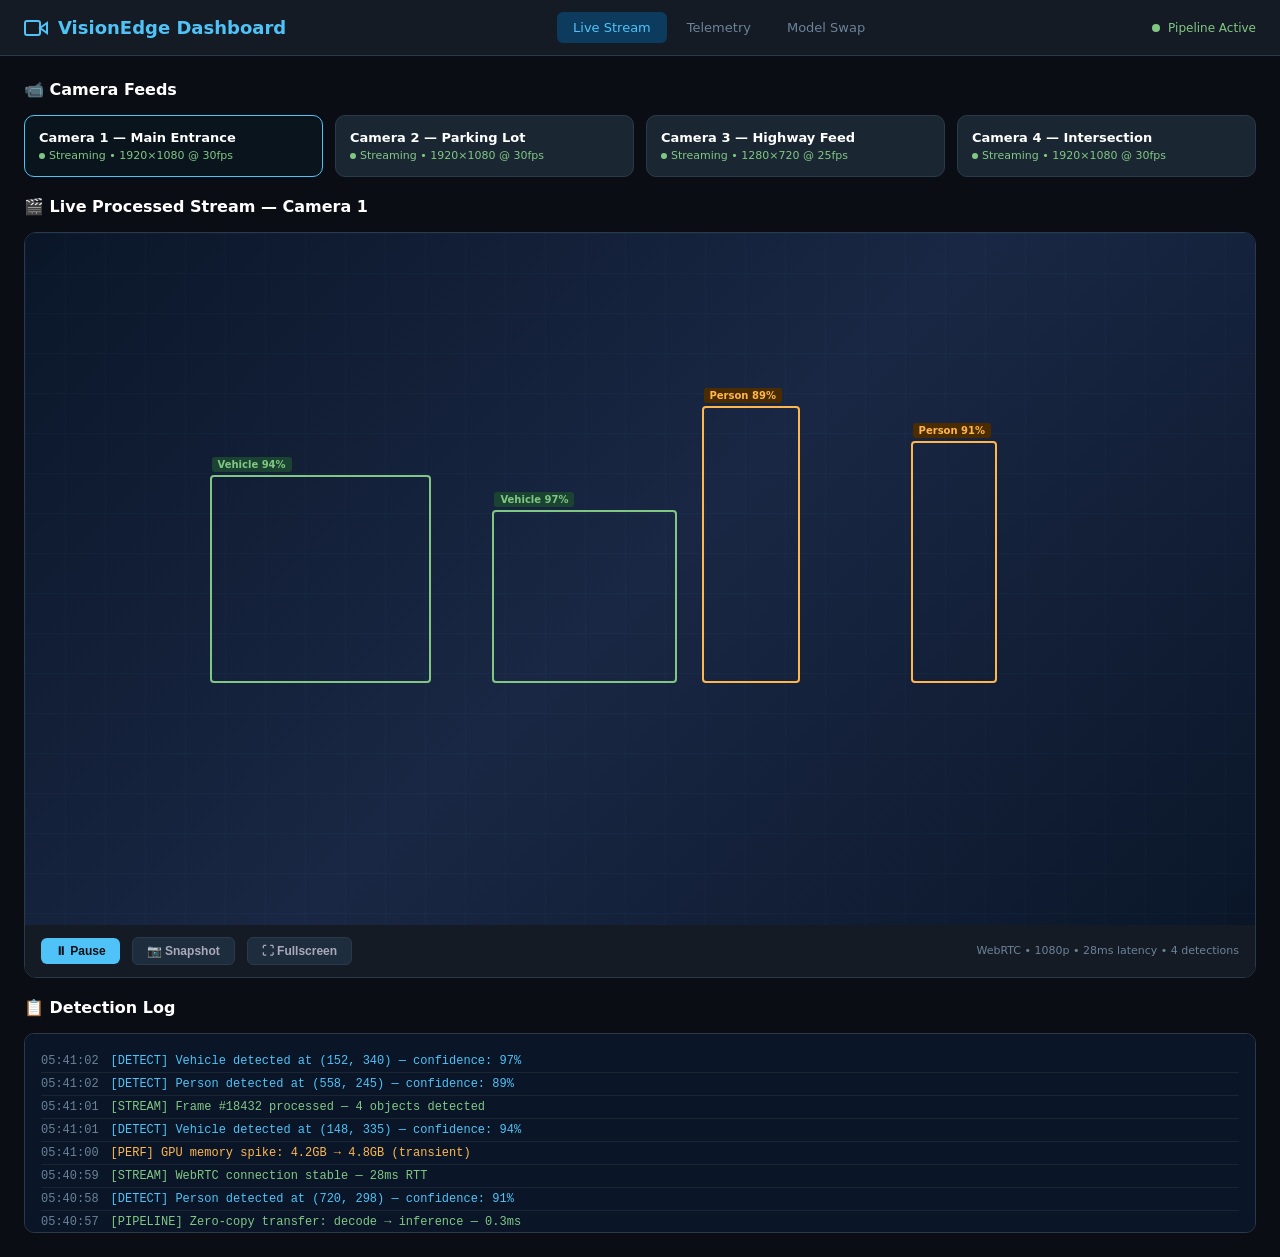
<file: dashboard/index.html>
<!DOCTYPE html>
<html>
<head>
<meta charset="UTF-8">
<style>
* { margin: 0; padding: 0; box-sizing: border-box; }
body { background: #0a0e14; font-family: system-ui, -apple-system, sans-serif; color: #e0e0e0; }

/* Navigation */
.nav { background: #141b24; border-bottom: 1px solid #2a3a4a; padding: 12px 24px; display: flex; align-items: center; justify-content: space-between; }
.nav-brand { font-size: 18px; font-weight: 700; color: #4fc3f7; display: flex; align-items: center; gap: 10px; }
.nav-brand svg { width: 24px; height: 24px; }
.nav-tabs { display: flex; gap: 4px; }

/* CSS-only tab navigation */
input[name="tab"] { display: none; }
.tab-label { padding: 8px 16px; border-radius: 6px; font-size: 13px; font-weight: 500; color: #6b8299; cursor: pointer; transition: all 0.2s; }
.tab-label:hover { color: #fff; background: #1e2d3d; }
#tab-stream:checked ~ .main .page-stream,
#tab-telemetry:checked ~ .main .page-telemetry,
#tab-models:checked ~ .main .page-models { display: block; }
#tab-stream:checked ~ .nav .tab-label[for="tab-stream"],
#tab-telemetry:checked ~ .nav .tab-label[for="tab-telemetry"],
#tab-models:checked ~ .nav .tab-label[for="tab-models"] { color: #4fc3f7; background: #0d3b5e; }
.page { display: none; padding: 24px; }

/* Status indicator */
.status { display: flex; align-items: center; gap: 8px; font-size: 12px; color: #81c784; }
.status-dot { width: 8px; height: 8px; border-radius: 50%; background: #81c784; }

/* Video Player */
.video-container { background: #000; border-radius: 12px; overflow: hidden; position: relative; margin-bottom: 20px; border: 1px solid #2a3a4a; }
.video-screen { width: 100%; aspect-ratio: 16/9; background: linear-gradient(135deg, #0a1628 0%, #1a2744 50%, #0a1628 100%); display: flex; align-items: center; justify-content: center; position: relative; overflow: hidden; }
.video-overlay { position: absolute; top: 0; left: 0; right: 0; bottom: 0; }
.video-grid { position: absolute; top: 0; left: 0; right: 0; bottom: 0; background-image: 
  linear-gradient(rgba(79,195,247,0.03) 1px, transparent 1px),
  linear-gradient(90deg, rgba(79,195,247,0.03) 1px, transparent 1px);
  background-size: 40px 40px; }
.detection-box { position: absolute; border: 2px solid #4fc3f7; border-radius: 4px; }
.detection-box.vehicle { top: 35%; left: 15%; width: 18%; height: 30%; border-color: #81c784; }
.detection-box.person1 { top: 25%; left: 55%; width: 8%; height: 40%; border-color: #ffb74d; }
.detection-box.person2 { top: 30%; left: 72%; width: 7%; height: 35%; border-color: #ffb74d; }
.detection-box.vehicle2 { top: 40%; left: 38%; width: 15%; height: 25%; border-color: #81c784; }
.det-label { position: absolute; top: -20px; left: 0; font-size: 10px; padding: 2px 6px; border-radius: 3px; font-weight: 600; white-space: nowrap; }
.vehicle .det-label { background: #1b4332; color: #81c784; }
.person1 .det-label, .person2 .det-label { background: #4a2c00; color: #ffb74d; }
.vehicle2 .det-label { background: #1b4332; color: #81c784; }

/* Video Controls */
.video-controls { background: #141b24; padding: 12px 16px; display: flex; align-items: center; justify-content: space-between; }
.controls-left { display: flex; align-items: center; gap: 12px; }
.btn { padding: 6px 14px; border-radius: 6px; font-size: 12px; font-weight: 600; cursor: pointer; border: none; transition: all 0.15s; }
.btn-primary { background: #4fc3f7; color: #0a0e14; }
.btn-primary:hover { background: #81d4fa; }
.btn-secondary { background: #1e2d3d; color: #aab; border: 1px solid #2a3a4a; }
.btn-secondary:hover { background: #2a3a4a; color: #fff; }
.stream-info { font-size: 11px; color: #6b8299; }

/* Camera selector */
.camera-grid { display: grid; grid-template-columns: repeat(auto-fit, minmax(200px, 1fr)); gap: 12px; margin-bottom: 20px; }
.camera-card { background: #1a2733; border: 1px solid #2a3a4a; border-radius: 10px; padding: 14px; cursor: pointer; transition: all 0.15s; }
.camera-card:hover { border-color: #4fc3f7; }
.camera-card.active { border-color: #4fc3f7; background: #0d3b5e22; }
.camera-name { font-size: 13px; font-weight: 600; color: #fff; margin-bottom: 4px; }
.camera-status { font-size: 11px; color: #81c784; display: flex; align-items: center; gap: 4px; }
.camera-status::before { content: ''; width: 6px; height: 6px; border-radius: 50%; background: #81c784; }

/* Telemetry Dashboard */
.telemetry-grid { display: grid; grid-template-columns: repeat(auto-fit, minmax(280px, 1fr)); gap: 16px; margin-bottom: 24px; }
.metric-card { background: #1a2733; border: 1px solid #2a3a4a; border-radius: 12px; padding: 20px; }
.metric-header { display: flex; justify-content: space-between; align-items: center; margin-bottom: 12px; }
.metric-label { font-size: 11px; text-transform: uppercase; letter-spacing: 0.08em; color: #6b8299; }
.metric-badge { font-size: 10px; padding: 2px 8px; border-radius: 10px; }
.metric-badge.good { background: #1b4332; color: #81c784; }
.metric-badge.warn { background: #4a2c00; color: #ffb74d; }
.metric-value { font-size: 36px; font-weight: 700; font-family: 'SF Mono', 'Fira Code', monospace; margin-bottom: 8px; }
.metric-value.fps { color: #4fc3f7; }
.metric-value.gpu { color: #ce93d8; }
.metric-value.mem { color: #81c784; }
.metric-value.decoder { color: #ffb74d; }
.metric-value.latency { color: #ef5350; }
.metric-value.streams { color: #4db6ac; }
.metric-sub { font-size: 12px; color: #6b8299; }

/* Bar graph in metric card */
.metric-bar-container { margin-top: 12px; }
.metric-bar-bg { height: 8px; background: #0a1628; border-radius: 4px; overflow: hidden; }
.metric-bar-fill { height: 100%; border-radius: 4px; transition: width 0.3s; }
.metric-bar-fill.fps-bar { background: linear-gradient(90deg, #4fc3f7, #0288d1); width: 80%; }
.metric-bar-fill.gpu-bar { background: linear-gradient(90deg, #ce93d8, #7b1fa2); width: 72%; }
.metric-bar-fill.mem-bar { background: linear-gradient(90deg, #81c784, #388e3c); width: 58%; }
.metric-bar-fill.decoder-bar { background: linear-gradient(90deg, #ffb74d, #f57c00); width: 85%; }
.metric-bar-fill.latency-bar { background: linear-gradient(90deg, #ef5350, #c62828); width: 35%; }
.metric-bar-fill.streams-bar { background: linear-gradient(90deg, #4db6ac, #00695c); width: 50%; }

/* Sparkline (CSS) */
.sparkline { display: flex; align-items: flex-end; gap: 2px; height: 40px; margin-top: 12px; }
.spark-bar { flex: 1; background: #4fc3f7; border-radius: 2px 2px 0 0; opacity: 0.6; }

/* Model Swap Section */
.model-grid { display: grid; grid-template-columns: repeat(auto-fit, minmax(280px, 1fr)); gap: 16px; margin-bottom: 24px; }
.model-card { background: #1a2733; border: 1px solid #2a3a4a; border-radius: 12px; padding: 20px; position: relative; transition: all 0.15s; }
.model-card:hover { border-color: #4fc3f7; }
.model-card.active-model { border-color: #81c784; background: #1b433222; }
.model-name { font-size: 16px; font-weight: 700; color: #fff; margin-bottom: 6px; }
.model-desc { font-size: 12px; color: #6b8299; margin-bottom: 12px; line-height: 1.5; }
.model-stats { display: flex; gap: 16px; margin-bottom: 14px; }
.model-stat { text-align: center; }
.model-stat-value { font-size: 16px; font-weight: 700; font-family: monospace; color: #4fc3f7; }
.model-stat-label { font-size: 10px; color: #6b8299; text-transform: uppercase; }
.model-active-badge { position: absolute; top: 12px; right: 12px; font-size: 10px; padding: 3px 10px; border-radius: 10px; background: #1b4332; color: #81c784; font-weight: 600; }

/* Section title */
.section-title { font-size: 16px; font-weight: 600; color: #fff; margin-bottom: 16px; display: flex; align-items: center; gap: 8px; }

/* Log panel */
.log-panel { background: #0a1628; border: 1px solid #2a3a4a; border-radius: 10px; padding: 16px; font-family: 'SF Mono', 'Fira Code', monospace; font-size: 12px; max-height: 200px; overflow-y: auto; }
.log-entry { padding: 4px 0; border-bottom: 1px solid #1a2733; display: flex; gap: 12px; }
.log-time { color: #6b8299; flex-shrink: 0; }
.log-msg { color: #81c784; }
.log-msg.warn { color: #ffb74d; }
.log-msg.info { color: #4fc3f7; }

/* Animations */
.fade-in { opacity: 1; }
@media (prefers-reduced-motion: no-preference) {
  .fade-in { animation: fadeIn 0.5s ease-out both; }
  @keyframes fadeIn { from { opacity: 0; transform: translateY(8px); } to { opacity: 1; transform: none; } }
  .detection-box { animation: pulse 2s ease-in-out infinite; }
  @keyframes pulse { 0%, 100% { opacity: 1; } 50% { opacity: 0.6; } }
  .status-dot { animation: blink 1.5s ease-in-out infinite; }
  @keyframes blink { 0%, 100% { opacity: 1; } 50% { opacity: 0.4; } }
}
</style>
</head>
<body>

<!-- Tab inputs (CSS-only navigation) -->
<input type="radio" name="tab" id="tab-stream" checked>
<input type="radio" name="tab" id="tab-telemetry">
<input type="radio" name="tab" id="tab-models">

<!-- Navigation -->
<div class="nav">
  <div class="nav-brand">
    <svg viewBox="0 0 24 24" fill="none" stroke="#4fc3f7" stroke-width="2"><polygon points="23 7 16 12 23 17 23 7"/><rect x="1" y="5" width="15" height="14" rx="2" ry="2"/></svg>
    VisionEdge Dashboard
  </div>
  <div class="nav-tabs">
    <label class="tab-label" for="tab-stream">Live Stream</label>
    <label class="tab-label" for="tab-telemetry">Telemetry</label>
    <label class="tab-label" for="tab-models">Model Swap</label>
  </div>
  <div class="status">
    <div class="status-dot"></div>
    Pipeline Active
  </div>
</div>

<!-- Main Content -->
<div class="main">

<!-- PAGE 1: Live Stream -->
<div class="page page-stream fade-in">
  <div class="section-title">📹 Camera Feeds</div>
  <div class="camera-grid">
    <div class="camera-card active">
      <div class="camera-name">Camera 1 — Main Entrance</div>
      <div class="camera-status">Streaming • 1920×1080 @ 30fps</div>
    </div>
    <div class="camera-card">
      <div class="camera-name">Camera 2 — Parking Lot</div>
      <div class="camera-status">Streaming • 1920×1080 @ 30fps</div>
    </div>
    <div class="camera-card">
      <div class="camera-name">Camera 3 — Highway Feed</div>
      <div class="camera-status">Streaming • 1280×720 @ 25fps</div>
    </div>
    <div class="camera-card">
      <div class="camera-name">Camera 4 — Intersection</div>
      <div class="camera-status">Streaming • 1920×1080 @ 30fps</div>
    </div>
  </div>

  <div class="section-title">🎬 Live Processed Stream — Camera 1</div>
  <div class="video-container">
    <div class="video-screen">
      <div class="video-grid"></div>
      <div class="video-overlay">
        <!-- Simulated detection boxes -->
        <div class="detection-box vehicle"><div class="det-label">Vehicle 94%</div></div>
        <div class="detection-box person1"><div class="det-label">Person 89%</div></div>
        <div class="detection-box person2"><div class="det-label">Person 91%</div></div>
        <div class="detection-box vehicle2"><div class="det-label">Vehicle 97%</div></div>
      </div>
    </div>
    <div class="video-controls">
      <div class="controls-left">
        <button class="btn btn-primary">⏸ Pause</button>
        <button class="btn btn-secondary">📷 Snapshot</button>
        <button class="btn btn-secondary">⛶ Fullscreen</button>
      </div>
      <div class="stream-info">WebRTC • 1080p • 28ms latency • 4 detections</div>
    </div>
  </div>

  <!-- Detection Log -->
  <div class="section-title">📋 Detection Log</div>
  <div class="log-panel">
    <div class="log-entry"><span class="log-time">05:41:02</span><span class="log-msg info">[DETECT] Vehicle detected at (152, 340) — confidence: 97%</span></div>
    <div class="log-entry"><span class="log-time">05:41:02</span><span class="log-msg info">[DETECT] Person detected at (558, 245) — confidence: 89%</span></div>
    <div class="log-entry"><span class="log-time">05:41:01</span><span class="log-msg">[STREAM] Frame #18432 processed — 4 objects detected</span></div>
    <div class="log-entry"><span class="log-time">05:41:01</span><span class="log-msg info">[DETECT] Vehicle detected at (148, 335) — confidence: 94%</span></div>
    <div class="log-entry"><span class="log-time">05:41:00</span><span class="log-msg warn">[PERF] GPU memory spike: 4.2GB → 4.8GB (transient)</span></div>
    <div class="log-entry"><span class="log-time">05:40:59</span><span class="log-msg">[STREAM] WebRTC connection stable — 28ms RTT</span></div>
    <div class="log-entry"><span class="log-time">05:40:58</span><span class="log-msg info">[DETECT] Person detected at (720, 298) — confidence: 91%</span></div>
    <div class="log-entry"><span class="log-time">05:40:57</span><span class="log-msg">[PIPELINE] Zero-copy transfer: decode → inference — 0.3ms</span></div>
  </div>
</div>

<!-- PAGE 2: Telemetry -->
<div class="page page-telemetry fade-in">
  <div class="section-title">📊 Live Telemetry Dashboard</div>
  
  <div class="telemetry-grid">
    <div class="metric-card">
      <div class="metric-header">
        <div class="metric-label">Frames Per Second</div>
        <div class="metric-badge good">Optimal</div>
      </div>
      <div class="metric-value fps">24.3</div>
      <div class="metric-sub">Target: 30 FPS • Min: 18 FPS</div>
      <div class="metric-bar-container">
        <div class="metric-bar-bg"><div class="metric-bar-fill fps-bar"></div></div>
      </div>
      <div class="sparkline">
        <div class="spark-bar" style="height:70%"></div>
        <div class="spark-bar" style="height:75%"></div>
        <div class="spark-bar" style="height:80%"></div>
        <div class="spark-bar" style="height:72%"></div>
        <div class="spark-bar" style="height:85%"></div>
        <div class="spark-bar" style="height:78%"></div>
        <div class="spark-bar" style="height:82%"></div>
        <div class="spark-bar" style="height:90%"></div>
        <div class="spark-bar" style="height:88%"></div>
        <div class="spark-bar" style="height:80%"></div>
        <div class="spark-bar" style="height:76%"></div>
        <div class="spark-bar" style="height:82%"></div>
        <div class="spark-bar" style="height:79%"></div>
        <div class="spark-bar" style="height:84%"></div>
        <div class="spark-bar" style="height:81%"></div>
      </div>
    </div>

    <div class="metric-card">
      <div class="metric-header">
        <div class="metric-label">GPU Utilization</div>
        <div class="metric-badge good">Normal</div>
      </div>
      <div class="metric-value gpu">72%</div>
      <div class="metric-sub">NVIDIA GPU • TensorRT Engine Active</div>
      <div class="metric-bar-container">
        <div class="metric-bar-bg"><div class="metric-bar-fill gpu-bar"></div></div>
      </div>
      <div class="sparkline">
        <div class="spark-bar" style="height:65%;background:#ce93d8"></div>
        <div class="spark-bar" style="height:70%;background:#ce93d8"></div>
        <div class="spark-bar" style="height:68%;background:#ce93d8"></div>
        <div class="spark-bar" style="height:72%;background:#ce93d8"></div>
        <div class="spark-bar" style="height:75%;background:#ce93d8"></div>
        <div class="spark-bar" style="height:71%;background:#ce93d8"></div>
        <div class="spark-bar" style="height:69%;background:#ce93d8"></div>
        <div class="spark-bar" style="height:73%;background:#ce93d8"></div>
        <div class="spark-bar" style="height:76%;background:#ce93d8"></div>
        <div class="spark-bar" style="height:72%;background:#ce93d8"></div>
        <div class="spark-bar" style="height:70%;background:#ce93d8"></div>
        <div class="spark-bar" style="height:74%;background:#ce93d8"></div>
        <div class="spark-bar" style="height:72%;background:#ce93d8"></div>
        <div class="spark-bar" style="height:71%;background:#ce93d8"></div>
        <div class="spark-bar" style="height:73%;background:#ce93d8"></div>
      </div>
    </div>

    <div class="metric-card">
      <div class="metric-header">
        <div class="metric-label">GPU Memory</div>
        <div class="metric-badge good">Healthy</div>
      </div>
      <div class="metric-value mem">4.6 GB</div>
      <div class="metric-sub">Total: 8 GB • Available: 3.4 GB</div>
      <div class="metric-bar-container">
        <div class="metric-bar-bg"><div class="metric-bar-fill mem-bar"></div></div>
      </div>
      <div class="sparkline">
        <div class="spark-bar" style="height:55%;background:#81c784"></div>
        <div class="spark-bar" style="height:56%;background:#81c784"></div>
        <div class="spark-bar" style="height:58%;background:#81c784"></div>
        <div class="spark-bar" style="height:57%;background:#81c784"></div>
        <div class="spark-bar" style="height:60%;background:#81c784"></div>
        <div class="spark-bar" style="height:58%;background:#81c784"></div>
        <div class="spark-bar" style="height:56%;background:#81c784"></div>
        <div class="spark-bar" style="height:57%;background:#81c784"></div>
        <div class="spark-bar" style="height:59%;background:#81c784"></div>
        <div class="spark-bar" style="height:58%;background:#81c784"></div>
        <div class="spark-bar" style="height:57%;background:#81c784"></div>
        <div class="spark-bar" style="height:58%;background:#81c784"></div>
        <div class="spark-bar" style="height:56%;background:#81c784"></div>
        <div class="spark-bar" style="height:58%;background:#81c784"></div>
        <div class="spark-bar" style="height:57%;background:#81c784"></div>
      </div>
    </div>

    <div class="metric-card">
      <div class="metric-header">
        <div class="metric-label">Decoder Utilization</div>
        <div class="metric-badge warn">High</div>
      </div>
      <div class="metric-value decoder">85%</div>
      <div class="metric-sub">NVDEC Hardware Decoder • 4 streams</div>
      <div class="metric-bar-container">
        <div class="metric-bar-bg"><div class="metric-bar-fill decoder-bar"></div></div>
      </div>
      <div class="sparkline">
        <div class="spark-bar" style="height:80%;background:#ffb74d"></div>
        <div class="spark-bar" style="height:82%;background:#ffb74d"></div>
        <div class="spark-bar" style="height:85%;background:#ffb74d"></div>
        <div class="spark-bar" style="height:83%;background:#ffb74d"></div>
        <div class="spark-bar" style="height:86%;background:#ffb74d"></div>
        <div class="spark-bar" style="height:84%;background:#ffb74d"></div>
        <div class="spark-bar" style="height:85%;background:#ffb74d"></div>
        <div class="spark-bar" style="height:87%;background:#ffb74d"></div>
        <div class="spark-bar" style="height:85%;background:#ffb74d"></div>
        <div class="spark-bar" style="height:84%;background:#ffb74d"></div>
        <div class="spark-bar" style="height:86%;background:#ffb74d"></div>
        <div class="spark-bar" style="height:85%;background:#ffb74d"></div>
        <div class="spark-bar" style="height:83%;background:#ffb74d"></div>
        <div class="spark-bar" style="height:85%;background:#ffb74d"></div>
        <div class="spark-bar" style="height:84%;background:#ffb74d"></div>
      </div>
    </div>

    <div class="metric-card">
      <div class="metric-header">
        <div class="metric-label">Stream Latency</div>
        <div class="metric-badge good">Low</div>
      </div>
      <div class="metric-value latency">28 ms</div>
      <div class="metric-sub">WebRTC Round-Trip • Target: &lt;50ms</div>
      <div class="metric-bar-container">
        <div class="metric-bar-bg"><div class="metric-bar-fill latency-bar"></div></div>
      </div>
    </div>

    <div class="metric-card">
      <div class="metric-header">
        <div class="metric-label">Active Streams</div>
        <div class="metric-badge good">Stable</div>
      </div>
      <div class="metric-value streams">4 / 8</div>
      <div class="metric-sub">Max Capacity: 8 concurrent streams</div>
      <div class="metric-bar-container">
        <div class="metric-bar-bg"><div class="metric-bar-fill streams-bar"></div></div>
      </div>
    </div>
  </div>

  <!-- Pipeline Status -->
  <div class="section-title">🔄 Pipeline Status</div>
  <div class="log-panel">
    <div class="log-entry"><span class="log-time">05:41:03</span><span class="log-msg">[FPS] Current: 24.3 | Avg(1min): 23.8 | Peak: 29.1</span></div>
    <div class="log-entry"><span class="log-time">05:41:02</span><span class="log-msg info">[GPU] Utilization: 72% | Temp: 68°C | Power: 145W</span></div>
    <div class="log-entry"><span class="log-time">05:41:01</span><span class="log-msg">[MEM] GPU: 4.6/8.0 GB | Zero-copy active | No leaks detected</span></div>
    <div class="log-entry"><span class="log-time">05:41:00</span><span class="log-msg info">[NVDEC] Decoder load: 85% | 4 active decode sessions</span></div>
    <div class="log-entry"><span class="log-time">05:40:59</span><span class="log-msg">[TRTRT] Inference time: 8.2ms/frame | Batch: 1</span></div>
    <div class="log-entry"><span class="log-time">05:40:58</span><span class="log-msg warn">[WARN] Decoder approaching capacity — consider reducing stream count</span></div>
  </div>
</div>

<!-- PAGE 3: Model Swap -->
<div class="page page-models fade-in">
  <div class="section-title">🔄 AI Model Swap — Hot-Swap Models On The Fly</div>
  
  <div class="model-grid">
    <div class="model-card active-model">
      <div class="model-active-badge">● Active</div>
      <div class="model-name">YOLOv8n (Nano)</div>
      <div class="model-desc">Lightweight model optimized for speed. Best for real-time multi-stream scenarios with limited GPU resources.</div>
      <div class="model-stats">
        <div class="model-stat">
          <div class="model-stat-value">6.3M</div>
          <div class="model-stat-label">Parameters</div>
        </div>
        <div class="model-stat">
          <div class="model-stat-value">8.2ms</div>
          <div class="model-stat-label">Inference</div>
        </div>
        <div class="model-stat">
          <div class="model-stat-value">37.3</div>
          <div class="model-stat-label">mAP50</div>
        </div>
      </div>
      <button class="btn btn-secondary" style="width:100%">Currently Running</button>
    </div>

    <div class="model-card">
      <div class="model-name">YOLOv8s (Small)</div>
      <div class="model-desc">Balanced model with improved accuracy. Good trade-off between speed and detection quality.</div>
      <div class="model-stats">
        <div class="model-stat">
          <div class="model-stat-value">11.2M</div>
          <div class="model-stat-label">Parameters</div>
        </div>
        <div class="model-stat">
          <div class="model-stat-value">14.5ms</div>
          <div class="model-stat-label">Inference</div>
        </div>
        <div class="model-stat">
          <div class="model-stat-value">44.9</div>
          <div class="model-stat-label">mAP50</div>
        </div>
      </div>
      <button class="btn btn-primary" style="width:100%">⚡ Swap to This Model</button>
    </div>

    <div class="model-card">
      <div class="model-name">YOLOv8m (Medium)</div>
      <div class="model-desc">Higher accuracy model for scenarios where precision matters more than frame rate.</div>
      <div class="model-stats">
        <div class="model-stat">
          <div class="model-stat-value">25.9M</div>
          <div class="model-stat-label">Parameters</div>
        </div>
        <div class="model-stat">
          <div class="model-stat-value">22.1ms</div>
          <div class="model-stat-label">Inference</div>
        </div>
        <div class="model-stat">
          <div class="model-stat-value">50.2</div>
          <div class="model-stat-label">mAP50</div>
        </div>
      </div>
      <button class="btn btn-primary" style="width:100%">⚡ Swap to This Model</button>
    </div>

    <div class="model-card">
      <div class="model-name">YOLOv8l (Large)</div>
      <div class="model-desc">High-accuracy model for single-stream scenarios requiring maximum detection precision.</div>
      <div class="model-stats">
        <div class="model-stat">
          <div class="model-stat-value">43.7M</div>
          <div class="model-stat-label">Parameters</div>
        </div>
        <div class="model-stat">
          <div class="model-stat-value">35.4ms</div>
          <div class="model-stat-label">Inference</div>
        </div>
        <div class="model-stat">
          <div class="model-stat-value">52.9</div>
          <div class="model-stat-label">mAP50</div>
        </div>
      </div>
      <button class="btn btn-primary" style="width:100%">⚡ Swap to This Model</button>
    </div>
  </div>

  <!-- Model Swap Log -->
  <div class="section-title">📋 Model Swap History</div>
  <div class="log-panel">
    <div class="log-entry"><span class="log-time">05:38:12</span><span class="log-msg">[SWAP] Loaded YOLOv8n TensorRT engine — warm-up complete (2.1s)</span></div>
    <div class="log-entry"><span class="log-time">05:38:10</span><span class="log-msg info">[ENGINE] Compiling ONNX → TensorRT for YOLOv8n...</span></div>
    <div class="log-entry"><span class="log-time">05:35:44</span><span class="log-msg warn">[SWAP] Unloading YOLOv8s — freeing 890MB GPU memory</span></div>
    <div class="log-entry"><span class="log-time">05:35:44</span><span class="log-msg">[SWAP] Model swap initiated: YOLOv8s → YOLOv8n</span></div>
    <div class="log-entry"><span class="log-time">05:20:00</span><span class="log-msg">[INIT] Pipeline started with YOLOv8s (default)</span></div>
  </div>
</div>

</div><!-- end .main -->

</body>
</html>
</file>
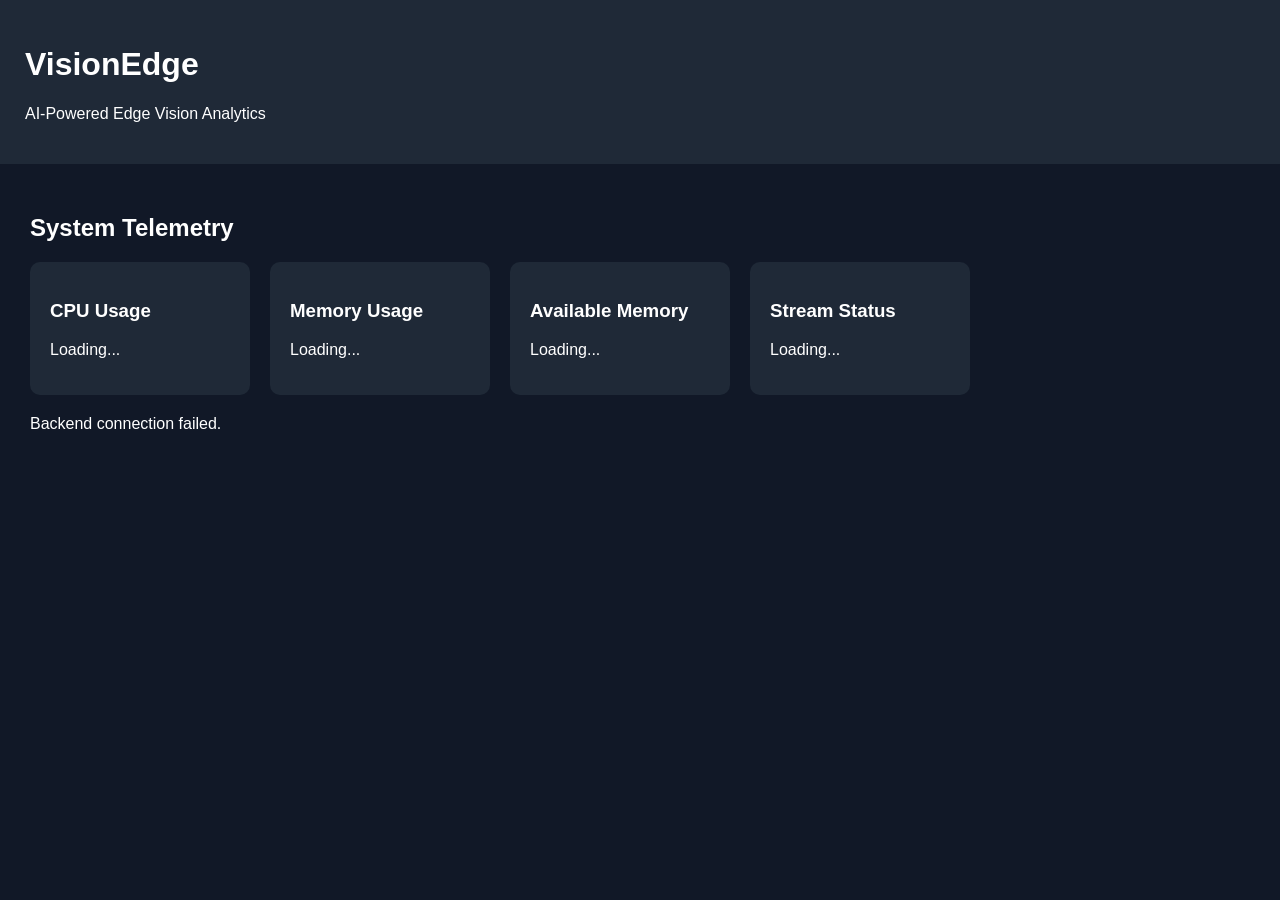
<file: frontend/index.html>
<!DOCTYPE html>
<html lang="en">
<head>
    <meta charset="UTF-8">
    <meta name="viewport" content="width=device-width, initial-scale=1.0">
    <title>VisionEdge - AI Video Analytics</title>

    <style>
        body {
            font-family: Arial, sans-serif;
            margin: 0;
            background: #111827;
            color: white;
        }

        header {
            background: #1f2937;
            padding: 25px;
        }

        .container {
            padding: 30px;
        }

        .cards {
            display: flex;
            gap: 20px;
            flex-wrap: wrap;
        }

        .card {
            background: #1f2937;
            padding: 20px;
            border-radius: 10px;
            min-width: 180px;
        }

        button {
            padding: 10px 20px;
            border: none;
            border-radius: 6px;
            cursor: pointer;
        }

        #status {
            margin-top: 20px;
        }
    </style>
</head>

<body>

<header>
    <h1>VisionEdge</h1>
    <p>AI-Powered Edge Vision Analytics</p>
</header>

<div class="container">

    <h2>System Telemetry</h2>

    <div class="cards">

        <div class="card">
            <h3>CPU Usage</h3>
            <p id="cpu">Loading...</p>
        </div>

        <div class="card">
            <h3>Memory Usage</h3>
            <p id="memory">Loading...</p>
        </div>

        <div class="card">
            <h3>Available Memory</h3>
            <p id="available">Loading...</p>
        </div>

        <div class="card">
            <h3>Stream Status</h3>
            <p id="stream">Loading...</p>
        </div>

    </div>

    <p id="status">Connecting to backend...</p>

</div>

<script>

async function loadTelemetry() {

    try {

        const response =
            await fetch("http://127.0.0.1:8000/telemetry");

        const data = await response.json();

        document.getElementById("cpu").textContent =
            data.cpu_usage + "%";

        document.getElementById("memory").textContent =
            data.memory_usage + "%";

        document.getElementById("available").textContent =
            data.memory_available_gb + " GB";

        document.getElementById("stream").textContent =
            data.stream_status;

        document.getElementById("status").textContent =
            "Backend connected successfully.";

    } catch (error) {

        document.getElementById("status").textContent =
            "Backend connection failed.";

    }
}

loadTelemetry();

</script>

</body>
</html>
</file>
